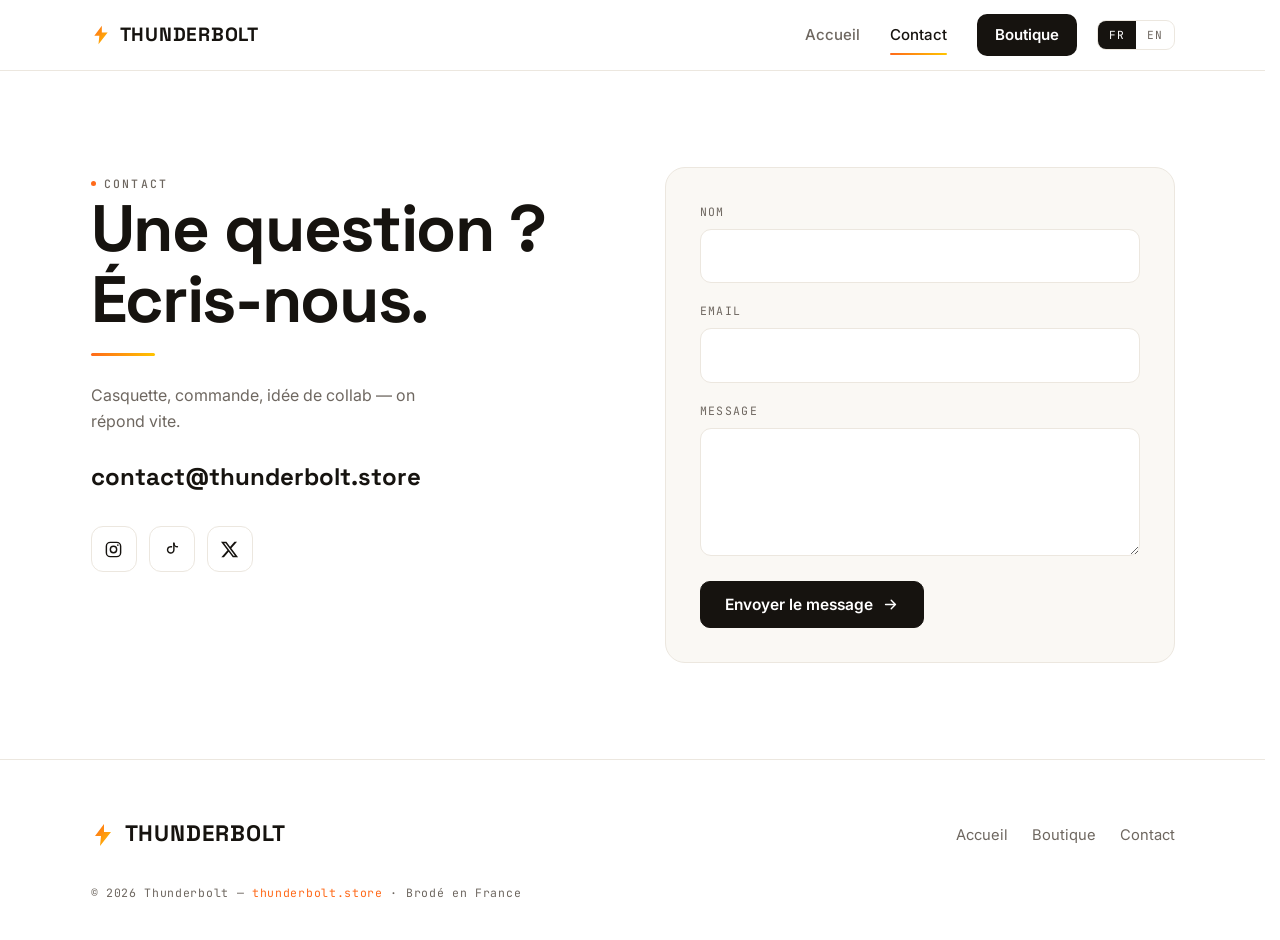
<file: contact.html>
<!DOCTYPE html>
<html lang="fr">
<head>
  <meta charset="UTF-8">
  <meta name="viewport" content="width=device-width, initial-scale=1.0">
  <title>Contact — Thunderbolt</title>
  <meta name="description" content="Contactez Thunderbolt — une question sur la casquette, une commande, une collab.">
  <link rel="preconnect" href="https://fonts.googleapis.com">
  <link rel="preconnect" href="https://fonts.gstatic.com" crossorigin>
  <link href="https://fonts.googleapis.com/css2?family=Space+Grotesk:wght@500;700&family=Inter:wght@400;500;600&family=JetBrains+Mono:wght@500&display=swap" rel="stylesheet">
  <link rel="icon" type="image/svg+xml" href="favicon.svg">
  <link rel="stylesheet" href="styles.css">
</head>
<body data-title="title.contact">

  <!-- HEADER -->
  <header class="site-head">
    <div class="wrap nav">
      <a href="index.html" class="brand">
        <span class="bolt" aria-hidden="true">
          <svg width="20" height="20" viewBox="0 0 24 24"><defs><linearGradient id="g1" x1="0" y1="0" x2="1" y2="1"><stop offset="0" stop-color="#FF6A1A"/><stop offset="1" stop-color="#FFC400"/></linearGradient></defs><path d="M13 1 L4 13 L10 13 L9 23 L20 9 L13 9 Z" fill="url(#g1)"/></svg>
        </span>
        Thunderbolt
      </a>
      <div class="nav-right">
        <nav class="nav-links">
          <a href="index.html" data-i18n="nav.home">Accueil</a>
          <a href="contact.html" class="active" data-i18n="nav.contact">Contact</a>
          <a href="casquette.html" class="nav-shop" data-i18n="nav.shop">Boutique</a>
        </nav>
        <div class="lang" role="group" aria-label="Language">
          <button type="button" data-lang="fr">FR</button>
          <button type="button" data-lang="en">EN</button>
        </div>
        <button class="burger" aria-label="Menu" aria-expanded="false"><span></span><span></span><span></span></button>
      </div>
    </div>
  </header>

  <!-- CONTACT -->
  <section>
    <div class="wrap contact-grid">
      <!-- INFOS -->
      <div class="contact-info reveal">
        <span class="eyebrow" data-i18n="contact.eyebrow"><span class="dot"></span>Contact</span>
        <h1 data-i18n="contact.h1">Une question&nbsp;?<br>Écris-nous.</h1>
        <hr class="rule">
        <p data-i18n="contact.p">Casquette, commande, idée de collab — on répond vite.</p>

        <!-- 👉 Mets ton vrai mail ici quand tu l'as -->
        <a class="mail" href="mailto:contact@thunderbolt.store">contact@thunderbolt.store</a>

        <div class="socials">
          <a href="https://www.instagram.com/thunderbolt31177/" target="_blank" rel="noopener" aria-label="Instagram">
            <svg viewBox="0 0 24 24" fill="none" stroke="currentColor" stroke-width="1.8"><rect x="3" y="3" width="18" height="18" rx="5"/><circle cx="12" cy="12" r="4"/><circle cx="17.5" cy="6.5" r="1" fill="currentColor" stroke="none"/></svg>
          </a>
          <a href="https://www.tiktok.com/@thunderbolt_off" target="_blank" rel="noopener" aria-label="TikTok">
            <svg viewBox="0 0 24 24" fill="none" stroke="currentColor" stroke-width="1.8"><path d="M15 4v8.5a4 4 0 11-3-3.9" stroke-linecap="round" stroke-linejoin="round"/><path d="M15 4a4.5 4.5 0 004.5 4.5" stroke-linecap="round" stroke-linejoin="round"/></svg>
          </a>
          <!-- 👉 X : mets ton lien quand le compte existe -->
          <a href="#" aria-label="X">
            <svg viewBox="0 0 24 24" fill="currentColor"><path d="M18.24 2.25h3.31l-7.23 8.26 8.5 11.24h-6.66l-5.21-6.82-5.97 6.82H1.68l7.73-8.84L1.25 2.25H8.08l4.71 6.23 5.45-6.23Zm-1.16 17.52h1.83L7.08 4.13H5.12l11.96 15.64Z"/></svg>
          </a>
        </div>
      </div>

      <!-- FORMULAIRE -->
      <!-- ================================================================
           FORMULAIRE — site statique, pas de serveur.
           Crée un compte gratuit Formspree (formspree.io) et remplace TON_ID.
           Tant que c'est "TON_ID", le bouton bascule en mailto automatiquement.
      ================================================================= -->
      <form class="form reveal" action="https://formspree.io/f/TON_ID" method="POST" id="contactForm">
        <div class="field">
          <label for="nom" data-i18n="label.name">Nom</label>
          <input type="text" id="nom" name="nom" required>
        </div>
        <div class="field">
          <label for="email" data-i18n="label.email">Email</label>
          <input type="email" id="email" name="email" required>
        </div>
        <div class="field">
          <label for="message" data-i18n="label.message">Message</label>
          <textarea id="message" name="message" required></textarea>
        </div>
        <button type="submit" class="btn btn-primary"><span data-i18n="contact.send">Envoyer le message</span>
          <svg viewBox="0 0 24 24" fill="none" stroke="currentColor" stroke-width="2"><path d="M5 12h14M13 6l6 6-6 6" stroke-linecap="round" stroke-linejoin="round"/></svg>
        </button>
      </form>
    </div>
  </section>

  <!-- FOOTER -->
  <footer class="site-foot">
    <div class="wrap">
      <div class="foot-grid">
        <div class="foot-brand">
          <span class="bolt" aria-hidden="true"><svg width="24" height="24" viewBox="0 0 24 24"><defs><linearGradient id="g2" x1="0" y1="0" x2="1" y2="1"><stop offset="0" stop-color="#FF6A1A"/><stop offset="1" stop-color="#FFC400"/></linearGradient></defs><path d="M13 1 L4 13 L10 13 L9 23 L20 9 L13 9 Z" fill="url(#g2)"/></svg></span>
          Thunderbolt
        </div>
        <div class="foot-links">
          <a href="index.html" data-i18n="nav.home">Accueil</a>
          <a href="casquette.html" data-i18n="nav.shop">Boutique</a>
          <a href="contact.html" data-i18n="nav.contact">Contact</a>
        </div>
      </div>
      <p class="foot-note" data-i18n="foot.note">© 2026 Thunderbolt — <span class="store">thunderbolt.store</span> · Brodé en France</p>
    </div>
  </footer>

  <script src="script.js"></script>
  <script>
    (function () {
      var form = document.getElementById("contactForm");
      if (!form) return;
      if (form.action.indexOf("TON_ID") !== -1) {
        form.addEventListener("submit", function (e) {
          e.preventDefault();
          var nom = encodeURIComponent(form.nom.value);
          var msg = encodeURIComponent(form.message.value + "\n\n— " + form.nom.value + " (" + form.email.value + ")");
          window.location.href = "mailto:contact@thunderbolt.store?subject=Contact site — " + nom + "&body=" + msg;
        });
      }
    })();
  </script>
</body>
</html>
</file>
<file: styles.css>
/* ============================================================
   THUNDERBOLT — DA premium : blanc dominant, jaune/orange en accent
   Space Grotesk (display) · Inter (corps) · JetBrains Mono (labels)
   ============================================================ */

:root {
  --bg:       #FFFFFF;
  --bg-soft:  #FAF8F4;
  --ink:      #16130F;
  --ink-soft: #6E6760;
  --line:     #ECE7DF;
  --jaune:    #FFC400;
  --orange:   #FF6A1A;
  --grad:     linear-gradient(90deg, #FF6A1A 0%, #FFC400 100%);

  --display: "Space Grotesk", system-ui, sans-serif;
  --body:    "Inter", system-ui, -apple-system, sans-serif;
  --mono:    "JetBrains Mono", ui-monospace, monospace;

  --max: 1140px;
}

* { box-sizing: border-box; margin: 0; padding: 0; }
html { scroll-behavior: smooth; scrollbar-gutter: stable; }
body {
  font-family: var(--body);
  color: var(--ink);
  background: var(--bg);
  line-height: 1.65;
  -webkit-font-smoothing: antialiased;
}
img { max-width: 100%; display: block; }
a { color: inherit; text-decoration: none; }
.wrap { width: 100%; max-width: var(--max); margin: 0 auto; padding: 0 28px; }

/* ---------- Typo ---------- */
h1, h2, h3 { font-family: var(--display); font-weight: 700; letter-spacing: -0.02em; line-height: 1.08; }
h1 { font-size: clamp(2.3rem, 5.4vw, 4.1rem); }
h2 { font-size: clamp(1.85rem, 3.8vw, 2.9rem); }

.eyebrow {
  font-family: var(--mono);
  font-size: 0.72rem; font-weight: 500;
  text-transform: uppercase; letter-spacing: 0.2em;
  color: var(--ink-soft);
  display: inline-flex; align-items: center; gap: 8px;
}
.eyebrow .dot { width: 5px; height: 5px; border-radius: 50%; background: var(--orange); }

.grad-text {
  background: var(--grad); -webkit-background-clip: text;
  background-clip: text; color: transparent;
}
.lede { color: var(--ink-soft); font-size: 1.08rem; max-width: 42ch; }

/* filet dégradé (signature) */
.rule { height: 3px; width: 64px; background: var(--grad); border: 0; border-radius: 3px; }

/* ---------- Éclair (signature) ---------- */
.bolt svg { display: block; }
.bolt-watermark {
  position: absolute; pointer-events: none; z-index: 0;
  color: var(--ink); opacity: 0.035;
}

/* ---------- Boutons ---------- */
.btn {
  display: inline-flex; align-items: center; gap: 9px;
  font-family: var(--body); font-weight: 600; font-size: 0.97rem;
  padding: 13px 24px; border-radius: 10px; cursor: pointer;
  border: 1.5px solid var(--ink);
  transition: background .18s ease, color .18s ease, transform .18s ease, border-color .18s ease;
}
.btn svg { width: 17px; height: 17px; }
.btn-primary { background: var(--ink); color: #fff; }
.btn-primary:hover { background: var(--orange); border-color: var(--orange); transform: translateY(-2px); }
.btn-ghost { background: transparent; color: var(--ink); }
.btn-ghost:hover { background: var(--ink); color: #fff; transform: translateY(-2px); }

/* ---------- Header / nav ---------- */
.site-head {
  position: sticky; top: 0; z-index: 50;
  background: rgba(255,255,255,0.88);
  backdrop-filter: saturate(160%) blur(12px);
  border-bottom: 1px solid var(--line);
}
.nav { display: flex; align-items: center; justify-content: space-between; height: 70px; flex-wrap: nowrap; }
.brand {
  font-family: var(--display); font-weight: 700; font-size: 1.2rem;
  letter-spacing: 0.04em; text-transform: uppercase;
  display: flex; align-items: center; gap: 9px;
}
.nav-links { display: flex; align-items: center; gap: 30px; }
.nav-links a { font-size: 0.94rem; font-weight: 500; color: var(--ink-soft); transition: color .15s; position: relative; }
.nav-links a:hover, .nav-links a.active { color: var(--ink); }
.nav-links a:not(.nav-shop)::after {
  content: ""; position: absolute; left: 0; right: 0; bottom: -8px;
  height: 2px; background: var(--grad); border-radius: 2px;
  transform: scaleX(0); transform-origin: left;
  transition: transform .28s ease;
}
.nav-links a:not(.nav-shop):hover::after,
.nav-links a:not(.nav-shop).active::after { transform: scaleX(1); }
.nav-shop {
  background: var(--ink); color: #fff !important; padding: 9px 18px; border-radius: 10px;
  font-weight: 600 !important;
}
.nav-shop:hover { background: var(--orange); }
.nav-shop.active { background: var(--orange); }
.burger { display: none; background: none; border: 0; cursor: pointer; width: 40px; height: 40px; }
.burger span { display: block; width: 22px; height: 2px; background: var(--ink); margin: 5px auto; border-radius: 2px; }

.nav-right { display: flex; align-items: center; gap: 20px; flex-wrap: nowrap; }
.lang { display: inline-flex; border: 1.5px solid var(--line); border-radius: 9px; overflow: hidden; flex: 0 0 auto; }
.lang button {
  font-family: var(--mono); font-size: 0.7rem; letter-spacing: 0.08em;
  padding: 7px 11px; background: transparent; border: 0; cursor: pointer;
  color: var(--ink-soft); transition: background .15s, color .15s;
}
.lang button.active { background: var(--ink); color: #fff; }
.lang button:not(.active):hover { color: var(--ink); }

/* ---------- Sections ---------- */
section { padding: 96px 0; }
.bg-soft { background: var(--bg-soft); }

/* ---------- Hero ---------- */
.hero { padding: 84px 0 78px; position: relative; overflow: hidden; }
.hero-grid { display: grid; grid-template-columns: 1.02fr 0.98fr; gap: 56px; align-items: center; }
.hero h1 { margin: 20px 0 22px; }
.hero .lede { margin-bottom: 30px; }
.hero-cta { display: flex; gap: 13px; flex-wrap: wrap; margin-bottom: 26px; }
.hero-trust { font-family: var(--mono); font-size: 0.74rem; letter-spacing: 0.14em; text-transform: uppercase; color: var(--ink-soft); }
.hero-trust b { color: var(--ink); font-weight: 500; }

.hero-cap { position: relative; display: flex; justify-content: center; }
.hero-cap .halo {
  position: absolute; inset: 0; margin: auto;
  width: 78%; aspect-ratio: 1; border-radius: 50%;
  background: radial-gradient(circle, rgba(255,196,0,0.22), rgba(255,106,26,0.08) 55%, transparent 72%);
  z-index: 0;
}
.hero-cap img {
  position: relative; z-index: 1;
  width: min(440px, 84%);
  filter: drop-shadow(0 26px 40px rgba(0,0,0,.14));
  animation: float 7s ease-in-out infinite;
}
@keyframes float { 0%,100%{ transform: translateY(0); } 50%{ transform: translateY(-12px); } }

/* Entrée du hero au chargement */
@keyframes rise { from { opacity: 0; transform: translateY(22px); } to { opacity: 1; transform: translateY(0); } }
@keyframes fadein { from { opacity: 0; } to { opacity: 1; } }
.hero .eyebrow { animation: rise .7s ease .05s backwards; }
.hero h1 { animation: rise .7s ease .14s backwards; }
.hero .lede { animation: rise .7s ease .24s backwards; }
.hero-cta { animation: rise .7s ease .34s backwards; }
.hero-trust { animation: rise .7s ease .44s backwards; }
.hero-cap { animation: fadein 1s ease .15s backwards; }

/* Apparition au scroll */
.reveal { opacity: 0; transform: translateY(18px); transition: opacity .6s ease, transform .6s ease; }
.reveal.in { opacity: 1; transform: none; }
.features .reveal:nth-child(2) { transition-delay: .1s; }
.features .reveal:nth-child(3) { transition-delay: .2s; }
.produit-info.reveal { transition-delay: .09s; }
.form.reveal { transition-delay: .09s; }

/* ---------- Features ---------- */
.features-head { text-align: center; margin-bottom: 56px; }
.features-head .rule { margin: 18px auto 0; }
.features { display: grid; grid-template-columns: repeat(3, 1fr); gap: 28px; }
.feature {
  background: var(--bg); border: 1px solid var(--line); border-radius: 16px;
  padding: 36px 30px; transition: transform .2s ease, box-shadow .2s ease, border-color .2s;
}
.feature:hover { transform: translateY(-4px); box-shadow: 0 18px 40px rgba(0,0,0,.06); border-color: transparent; }
.feature .ico {
  width: 52px; height: 52px; border-radius: 12px; margin-bottom: 22px;
  display: flex; align-items: center; justify-content: center;
  background: var(--bg-soft); transition: background .25s ease, transform .25s ease;
}
.feature:hover .ico {
  background: linear-gradient(135deg, rgba(255,106,26,.16), rgba(255,196,0,.16));
  transform: scale(1.06);
}
.feature .ico svg { width: 26px; height: 26px; color: var(--orange); }
.feature h3 { font-size: 1.2rem; margin-bottom: 7px; }
.feature p { color: var(--ink-soft); font-size: 0.95rem; }

/* ---------- Bandeau identité ---------- */
.statement { text-align: center; }
.statement .rule { margin: 0 auto 26px; }
.statement h2 { max-width: 18ch; margin: 0 auto 20px; }
.statement p { color: var(--ink-soft); max-width: 48ch; margin: 0 auto 32px; }

/* ---------- Produit ---------- */
.produit-grid { display: grid; grid-template-columns: 1fr 1fr; gap: 60px; align-items: center; }
.gallery {
  position: relative; background: var(--bg-soft); border: 1px solid var(--line);
  border-radius: 22px; overflow: hidden;
}
.gallery .halo {
  position: absolute; inset: 0; margin: auto; width: 70%; aspect-ratio: 1; border-radius: 50%;
  background: radial-gradient(circle, rgba(255,196,0,0.20), transparent 70%); z-index: 0;
}
.gallery-track { display: flex; position: relative; z-index: 1; transition: transform .5s cubic-bezier(.4,0,.2,1); }
.gallery-slide { min-width: 100%; padding: 52px; display: flex; align-items: center; justify-content: center; }
.gallery-slide img { width: 100%; max-width: 380px; filter: drop-shadow(0 18px 30px rgba(0,0,0,.12)); }
.gal-btn {
  position: absolute; top: 50%; transform: translateY(-50%); z-index: 3;
  width: 42px; height: 42px; border-radius: 50%; border: 1.5px solid var(--line);
  background: rgba(255,255,255,.92); cursor: pointer; color: var(--ink);
  display: flex; align-items: center; justify-content: center;
  transition: background .18s, border-color .18s, transform .18s, color .18s;
}
.gal-btn:hover { background: var(--ink); color: #fff; border-color: var(--ink); transform: translateY(-50%) scale(1.07); }
.gal-btn svg { width: 18px; height: 18px; }
.gal-btn.prev { left: 16px; }
.gal-btn.next { right: 16px; }
.gallery-dots { position: absolute; bottom: 16px; left: 0; right: 0; z-index: 3; display: flex; justify-content: center; gap: 8px; }
.gallery-dots .dot { width: 8px; height: 8px; border-radius: 50%; border: 0; padding: 0; cursor: pointer; background: rgba(0,0,0,.18); transition: background .2s, width .2s; }
.gallery-dots .dot.active { background: var(--orange); width: 22px; border-radius: 5px; }

.produit-info h1 { margin: 16px 0 18px; }
.price-row { display: flex; align-items: baseline; gap: 14px; margin-bottom: 26px; }
.price { font-family: var(--display); font-weight: 700; font-size: clamp(3.2rem, 7vw, 4.6rem); letter-spacing: -0.02em; line-height: 1; }
.produit-desc { color: var(--ink-soft); margin-bottom: 26px; max-width: 46ch; }
.specs { list-style: none; margin: 0 0 30px; border-top: 1px solid var(--line); }
.specs li { display: flex; align-items: center; gap: 12px; padding: 13px 0; border-bottom: 1px solid var(--line); font-size: 0.96rem; }
.specs li svg { width: 18px; height: 18px; flex: 0 0 auto; color: var(--orange); }
.buy { display: flex; flex-direction: column; gap: 14px; align-items: flex-start; }
.ship-note { font-family: var(--mono); font-size: 0.74rem; letter-spacing: 0.05em; color: var(--ink-soft); line-height: 1.7; }

/* ---------- Fenêtre d'achat (modal) ---------- */
.modal-overlay {
  position: fixed; inset: 0; z-index: 100;
  display: flex; align-items: center; justify-content: center;
  padding: 24px;
  background: rgba(22,19,15,0.55);
  backdrop-filter: blur(4px);
  opacity: 0; transition: opacity .22s ease;
}
.modal-overlay[hidden] { display: none; }
.modal-overlay.open { opacity: 1; }
.modal {
  position: relative;
  width: 100%; max-width: 420px;
  background: var(--bg); border: 1px solid var(--line); border-radius: 20px;
  padding: 34px 30px 28px;
  box-shadow: 0 30px 70px rgba(0,0,0,.22);
  transform: translateY(14px) scale(.98); transition: transform .22s ease;
}
.modal-overlay.open .modal { transform: none; }
.modal-close {
  position: absolute; top: 16px; right: 16px;
  width: 36px; height: 36px; border-radius: 50%;
  border: 1.5px solid var(--line); background: #fff; cursor: pointer; color: var(--ink);
  display: flex; align-items: center; justify-content: center;
  transition: background .18s, color .18s, border-color .18s;
}
.modal-close:hover { background: var(--ink); color: #fff; border-color: var(--ink); }
.modal-close svg { width: 18px; height: 18px; }
.modal-title { font-size: 1.5rem; margin: 12px 0 22px; }
.modal-lines { margin-bottom: 26px; border-top: 1px solid var(--line); }
.modal-line {
  display: flex; align-items: center; justify-content: space-between;
  padding: 14px 0; border-bottom: 1px solid var(--line);
  font-size: 0.98rem; color: var(--ink-soft);
}
.modal-line b { font-family: var(--display); color: var(--ink); font-size: 1.05rem; }
.modal-line.modal-total { color: var(--ink); font-weight: 600; }
.modal-line.modal-total b { font-size: 1.4rem; }
.modal-cta { width: 100%; justify-content: center; padding: 16px 24px; font-size: 1.02rem; margin-bottom: 18px; }

/* ---------- Contact ---------- */
.contact-grid { display: grid; grid-template-columns: 1fr 1fr; gap: 64px; align-items: start; }
.contact-info .rule { margin: 18px 0 26px; }
.contact-info p { color: var(--ink-soft); max-width: 38ch; }
.mail { display: inline-block; font-family: var(--display); font-weight: 700; font-size: 1.5rem; margin-top: 22px; }
.mail:hover { color: var(--orange); }
.socials { display: flex; gap: 12px; margin-top: 30px; }
.socials a {
  width: 46px; height: 46px; border: 1.5px solid var(--line); border-radius: 12px;
  display: flex; align-items: center; justify-content: center;
  color: var(--ink); transition: .18s;
}
.socials a:hover { background: var(--ink); color: #fff; border-color: var(--ink); transform: translateY(-2px); }
.socials svg { width: 19px; height: 19px; }

.form { background: var(--bg-soft); border: 1px solid var(--line); border-radius: 20px; padding: 34px; }
.field { margin-bottom: 18px; }
.field label { display: block; font-family: var(--mono); font-size: 0.72rem; text-transform: uppercase; letter-spacing: 0.12em; color: var(--ink-soft); margin-bottom: 8px; }
.field input, .field textarea {
  width: 100%; padding: 13px 15px; font: inherit; color: var(--ink);
  border: 1.5px solid var(--line); border-radius: 11px; background: #fff; transition: border-color .15s;
}
.field input:focus, .field textarea:focus { outline: none; border-color: var(--orange); }
.field textarea { min-height: 128px; resize: vertical; }

/* ---------- Footer ---------- */
.site-foot { border-top: 1px solid var(--line); padding: 56px 0 38px; }
.foot-grid { display: flex; justify-content: space-between; align-items: center; gap: 24px; flex-wrap: wrap; }
.foot-brand { font-family: var(--display); font-weight: 700; text-transform: uppercase; letter-spacing: 0.04em; font-size: 1.4rem; display: flex; align-items: center; gap: 10px; }
.foot-links { display: flex; gap: 24px; }
.foot-links a { color: var(--ink-soft); font-size: 0.92rem; }
.foot-links a:hover { color: var(--ink); }
.foot-note { margin-top: 30px; font-family: var(--mono); font-size: 0.72rem; letter-spacing: 0.06em; color: var(--ink-soft); }
.foot-note .store { color: var(--orange); }

/* ---------- Responsive ---------- */
@media (max-width: 860px) {
  .nav-links {
    position: absolute; top: 70px; left: 0; right: 0; background: #fff;
    border-bottom: 1px solid var(--line); flex-direction: column; align-items: flex-start;
    gap: 0; padding: 8px 28px 18px; display: none;
  }
  .nav-links.open { display: flex; }
  .nav-links a { padding: 12px 0; width: 100%; }
  .burger { display: block; }
  .nav-right { gap: 12px; }

  .hero-grid, .produit-grid, .contact-grid { grid-template-columns: 1fr; gap: 44px; }
  .hero { padding: 56px 0; }
  .hero-cap { order: -1; }
  .features { grid-template-columns: 1fr; gap: 16px; }
  section { padding: 68px 0; }
  .produit-media { padding: 36px; }
}

@media (prefers-reduced-motion: reduce) {
  *, .hero-cap img { animation: none !important; transition: none !important; }
  .reveal { opacity: 1 !important; transform: none !important; }
}
</file>
